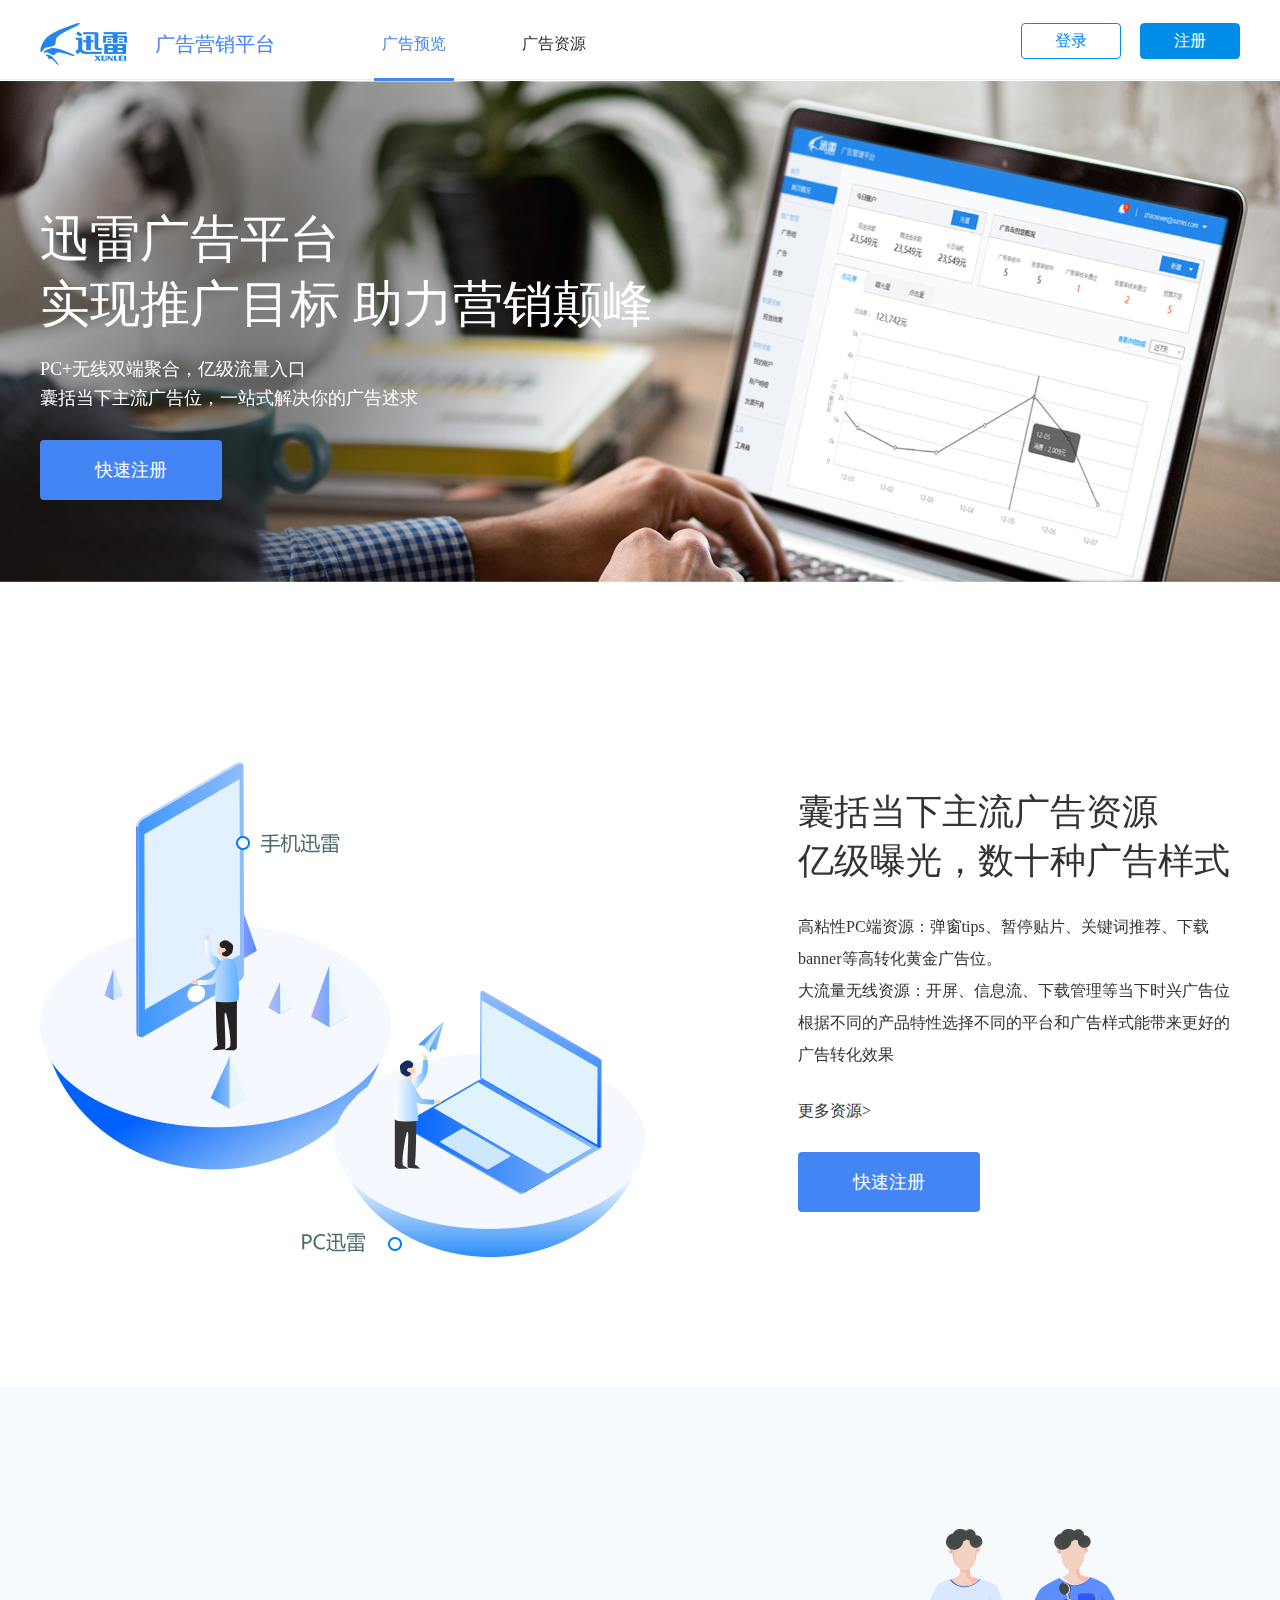
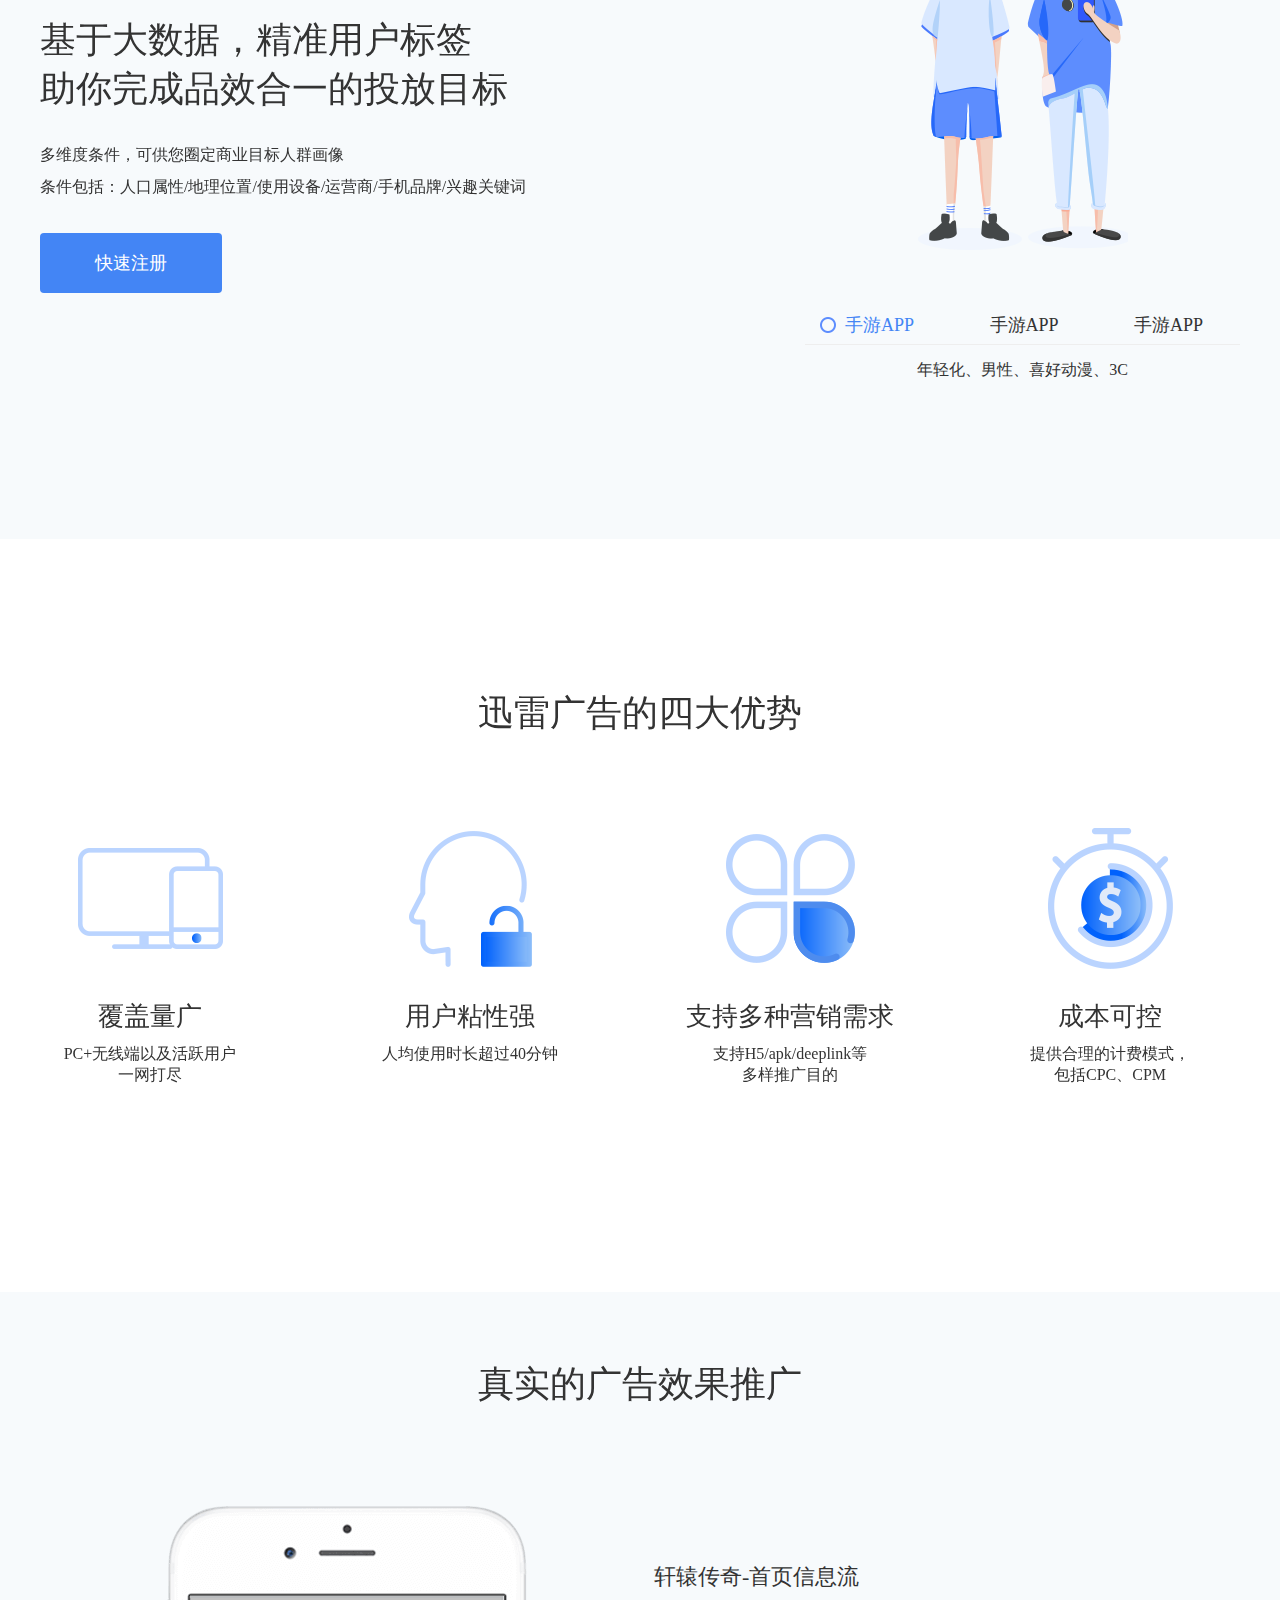
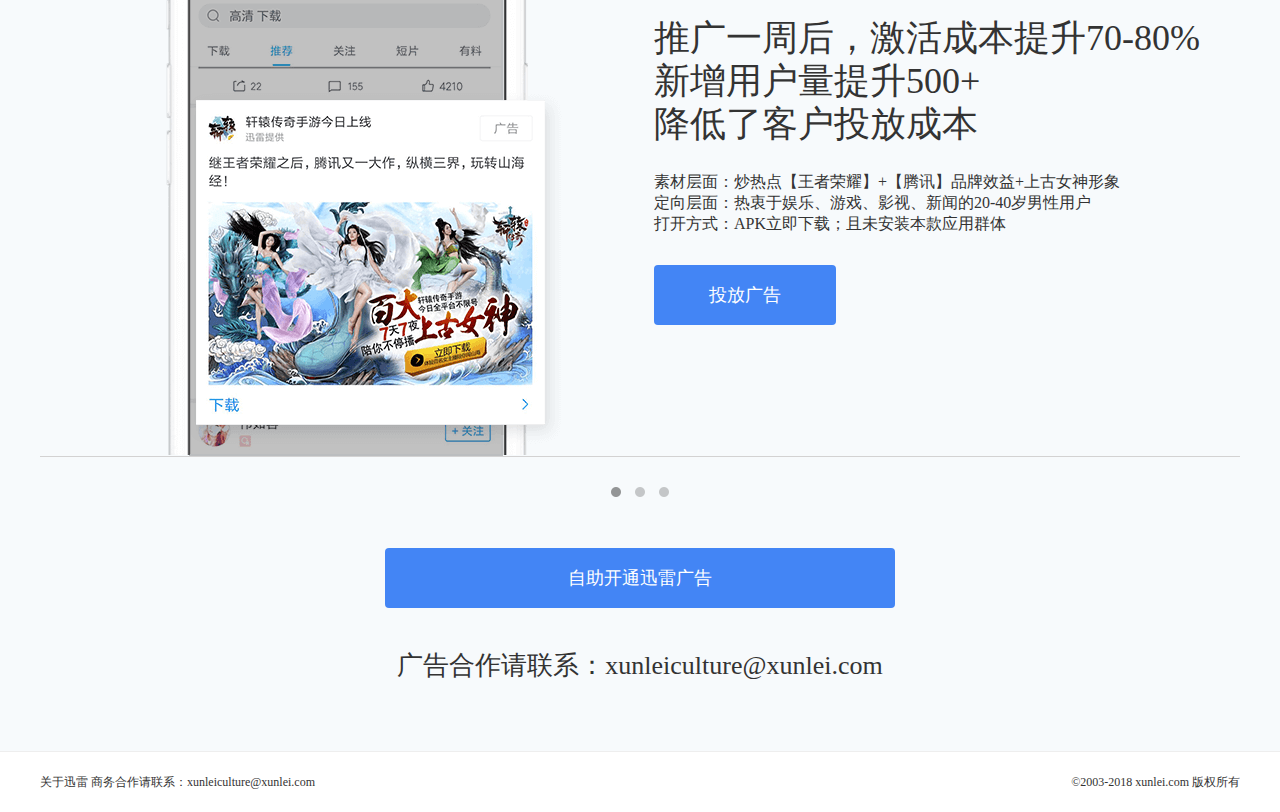
<file: market.html>
<!DOCTYPE html>
<html>
<head lang="en">
    <meta charset="UTF-8">
    <title></title>
    <link rel="stylesheet" href="css/market.css"/>
    <link rel="stylesheet" href="css/reset.css"/>
    <link rel="stylesheet" href="css/animate.css"/>
    <script src="js/jquery-1.8.3.min.js"></script>
    <script src="js/move.js"></script>
    <script src="js/market.js"></script>
</head>
<body>
    <!--头部导航-->
    <div class="header">
        <div class="main_wp">
            <h1 class="h_logo">
                <a href="index.html" class="h_xllogo">
                    <img class="h_logo_img hide" src="img/market/logo.png" alt=""/>
                    <p class="h_logo_txt">广告营销平台</p>
                </a>
            </h1>
            <div class="h_nav">
                <ul class="h_menu">
                    <li class="h_item cur">
                        <a href="#">广告预览</a>
                    </li>
                    <li class="h_item h_hover">
                        <a href="#">广告资源</a>
                        <div class="h_subnav_wp">
                            <div class="h_subnav main_wp">
                                <ul class="submenu">
                                    <li class="h_subitem">
                                        <a href="#">手机迅雷</a>
                                    </li>
                                    <li class="h_subitem">
                                        <a href="#">PC迅雷</a>
                                    </li>
                                </ul>
                            </div>
                        </div>
                    </li>
                </ul>
            </div>
            <div class="h_user">
                <div class="h_user_unlogin">
                    <ul class="h_logo_menu">
                        <li class="h_logo_item login_btn">
                            <a href="#">登录</a>
                        </li>
                        <li class="h_logo_item register_btn">
                            <a href="#">注册</a>
                        </li>
                    </ul>
                </div>
            </div>
        </div>
    </div>
    <!--主体-->
    <div class="wrap">
        <div class="main">
            <!--banner-->
            <div class="banner_wp" style="">
                <div class="banner main_wp">
                    <div class="banner_des">
                        <h2 class="c_white animated fadeInDown">
                            <p>迅雷广告平台</p>
                            <p>实现推广目标 助力营销颠峰</p>
                        </h2>
                        <div class="banner_txt c_white animated fadeInDown">
                            <p>PC+无线双端聚合，亿级流量入口</p>
                            <p>囊括当下主流广告位，一站式解决你的广告述求</p>
                        </div>
                        <a href="#" class="btn">快速注册</a>
                    </div>
                </div>
                <div class="banner_img_wp">
                    <img src="img/market/banner-bg1.png" alt=""/>
                </div>
            </div>
            <!--banner下内容-->
            <div class="content">
                <!--第一栏-->
                <div class="c_pannel_wp c_pannel_wp_right">
                    <div class="c_pannel main_wp">
                        <div class="c_pannel_img c_pannel_img1"></div>
                        <div class="c_pannel_txt_wp">
                            <h3>
                                囊括当下主流广告资源
                                <br/>
                                亿级曝光，数十种广告样式
                            </h3>
                            <div class="c_pannel_txt">
                                <p>高粘性PC端资源：弹窗tips、暂停贴片、关键词推荐、下载banner等高转化黄金广告位。</p>
                                <p>大流量无线资源：开屏、信息流、下载管理等当下时兴广告位根据不同的产品特性选择不同的平台和广告样式能带来更好的广告转化效果</p>
                            </div>
                            <div class="btn_more_wp">
                                <a href="#" class="btn_more">更多资源></a>
                            </div>
                            <a href="#" class="btn">快速注册</a>
                        </div>
                    </div>
                </div>
                <!--第二栏-->
                <div class="c_pannel_wp c_pannel_wp_left bggray">
                    <div class="c_pannel main_wp">
                        <div class="c_pannel_img c_pannel_img2">
                            <ul class="c_pannel_img_list">
                                <li class="c_pannel_img_item" style="display: list-item">
                                    <i class="c_pannel_img_icon c_pannel_img_icon1"></i>
                                    <p class="c_pannel_img_desc">年轻化、男性、喜好动漫、3C</p>
                                </li>
                                <li class="c_pannel_img_item" style="display: none">
                                    <i class="c_pannel_img_icon c_pannel_img_icon2"></i>
                                    <p class="c_pannel_img_desc">高消费能力、汽车金融、男性25-40岁</p>
                                </li>
                                <li class="c_pannel_img_item" style="display: none">
                                    <i class="c_pannel_img_icon c_pannel_img_icon3"></i>
                                    <p class="c_pannel_img_desc">16-45岁，女性，爱好旅游和美妆</p>
                                </li>
                            </ul>
                            <ul class="c_pannel_img_nav">
                                <li class="cpin_item cur">
                                    <a href="#">
                                        <span>
                                            <i class="icon_img_circle"></i>
                                            手游APP
                                        </span>
                                    </a>
                                </li>
                                <li class="cpin_item">
                                    <a href="#">
                                        <span>
                                            <i class="icon_img_circle"></i>
                                            手游APP
                                        </span>
                                    </a>
                                </li>
                                <li class="cpin_item">
                                    <a href="#">
                                        <span>
                                            <i class="icon_img_circle"></i>
                                            手游APP
                                        </span>
                                    </a>
                                </li>
                            </ul>
                        </div>
                        <div class="c_pannel_txt_wp">
                            <h3>
                                基于大数据，精准用户标签

                                <br/>
                                助你完成品效合一的投放目标
                            </h3>
                            <div class="c_pannel_txt">
                                <p>多维度条件，可供您圈定商业目标人群画像</p>
                                <p>条件包括：人口属性/地理位置/使用设备/运营商/手机品牌/兴趣关键词</p>
                            </div>
                            <a href="#" class="btn">快速注册</a>
                        </div>
                    </div>
                </div>
                <!--第三栏-->
                <div class="c_pannel_wp c_pannel_wp_ad">
                    <div class="c_pannel main_wp">
                        <h3>迅雷广告的四大优势</h3>
                        <div class="c_pannel_ad">
                            <ul class="c_pannel_list c_pannel_list_ad clearfix">
                                <li class="c_pannel_item c_pannel_item_ad">
                                    <i class="icon_ad icon_ad1"></i>
                                    <p class="c_pannel_list_txt1">覆盖量广</p>
                                    <p class="c_pannel_list_txt2">
                                        PC+无线端以及活跃用户
                                        <br/>
                                        一网打尽
                                    </p>
                                </li>
                                <li class="c_pannel_item c_pannel_item_ad">
                                    <i class="icon_ad icon_ad2"></i>
                                    <p class="c_pannel_list_txt1">用户粘性强</p>
                                    <p class="c_pannel_list_txt2">
                                        人均使用时长超过40分钟
                                    </p>
                                </li>
                                <li class="c_pannel_item c_pannel_item_ad">
                                    <i class="icon_ad icon_ad3"></i>
                                    <p class="c_pannel_list_txt1">支持多种营销需求</p>
                                    <p class="c_pannel_list_txt2">
                                        支持H5/apk/deeplink等

                                        <br/>
                                        多样推广目的
                                    </p>
                                </li>
                                <li class="c_pannel_item c_pannel_item_ad">
                                    <i class="icon_ad icon_ad4"></i>
                                    <p class="c_pannel_list_txt1">成本可控</p>
                                    <p class="c_pannel_list_txt2">
                                        提供合理的计费模式，

                                        <br/>
                                        包括CPC、CPM
                                    </p>
                                </li>
                            </ul>
                        </div>
                    </div>
                </div>
                <!--第四栏-->
                <div class="c_pannel_wp c_pannel_wp_real bggray">
                    <div class="c_pannel main_wp">
                        <h3>真实的广告效果推广</h3>
                        <div class="c_pannel_real">
                            <div class="c_real_list_wp">
                                <ul class="c_real_list" style="width: 4800px;">
                                    <li class="c_real_item">
                                        <div class="c_real_img">
                                            <img src="img/market/pic1.png" alt=""/>
                                        </div>
                                        <div class="c_real_txt">
                                            <h4 class="c_real_txt1">
                                                <p>轩辕传奇-首页信息流</p>
                                            </h4>
                                            <div class="c_real_txt2">
                                                <p>推广一周后，激活成本提升70-80%</p>
                                                <p>新增用户量提升500+</p>
                                                <p>降低了客户投放成本</p>
                                            </div>
                                            <div class="c_real_txt3">
                                                <p>素材层面：炒热点【王者荣耀】+【腾讯】品牌效益+上古女神形象</p>
                                                <p>定向层面：热衷于娱乐、游戏、影视、新闻的20-40岁男性用户</p>
                                                <p>打开方式：APK立即下载；且未安装本款应用群体</p>
                                            </div>
                                            <a href="#" class="btn">投放广告</a>
                                        </div>
                                    </li>
                                    <li class="c_real_item">
                                        <div class="c_real_img">
                                            <img src="img/market/pic2.png" alt=""/>
                                        </div>
                                        <div class="c_real_txt">
                                            <h4 class="c_real_txt1">
                                                <p>现金超人-下载详情页</p>
                                            </h4>
                                            <div class="c_real_txt2">
                                                <p>多组合AB测试，点击率提升20%</p>
                                                <p>页面到达率达70%</p>
                                                <p>转化效果提升80%+</p>
                                            </div>
                                            <div class="c_real_txt3">
                                                <p>素材层面：突出产品性能的小图+借贷福利刺激</p>
                                                <p>定向层面：年龄在20-25，精准定向财经的高消费人群</p>
                                                <p>地域层面：聚焦经济发达的一二线城市</p>
                                            </div>
                                            <a href="#" class="btn">投放广告</a>
                                        </div>
                                    </li>
                                    <li class="c_real_item">
                                        <div class="c_real_img">
                                            <img src="img/market/pic3.png" alt=""/>
                                        </div>
                                        <div class="c_real_txt">
                                            <h4 class="c_real_txt1">
                                                <p>成人社交-大家都在用</p>
                                            </h4>
                                            <div class="c_real_txt2">
                                                <p>日均曝光PV可达500万+</p>
                                                <p>激活成本低至3元</p>
                                                <p>下载完成率80%+</p>
                                            </div>
                                            <div class="c_real_txt3">
                                                <p>素材层面：美女效益+场景化描述</p>
                                                <p>曝光层面：三个tab页三管齐下，对比测试曝光量</p>
                                                <p>定向层面：美女+歌舞+娱乐兴趣定向的20-35岁男性用户</p>
                                            </div>
                                            <a href="#" class="btn">投放广告</a>
                                        </div>
                                    </li>
                                </ul>
                            </div>
                            <ul class="c_disc_list">
                                <li class="c_disc_item cur">
                                    <a href="javascript:void (0)" class="icon_disc cur"></a>
                                </li>
                                <li class="c_disc_item">
                                    <a href="javascript:void (0)" class="icon_disc cur"></a>
                                </li>
                                <li class="c_disc_item">
                                    <a href="javascript:void (0)" class="icon_disc cur"></a>
                                </li>
                            </ul>
                        </div>
                    </div>
                </div>
                <!--第五栏-->
                <div class="c_pannel_wp c_pannel_wp_open  bggray">
                    <div class="c_pannel main_wp">
                        <a href="#" class="btn open_btn">自助开通迅雷广告</a>
                        <p class="open_txt">广告合作请联系：xunleiculture@xunlei.com</p>
                    </div>
                </div>
                <!--底部-->
                <div class="footer_wp">
                    <div class="footer main_wp">
                        <p class="footer_txt footer_txt1">
                            <span>关于迅雷</span>
                            <span>商务合作请联系：xunleiculture@xunlei.com</span>
                        </p>
                        <p class="footer_txt footer_txt2">
                            <span>©2003-2018 xunlei.com 版权所有</span>
                        </p>
                    </div>
                </div>
                <!--回到顶部-->
                <div class="side_sticky_wp">
                    <div class="side_sticky" style="display: block">
                        <div class="side_top">
                            <a href="javascript:void (0)" class="side_top_btn"></a>
                        </div>
                    </div>
                </div>
            </div>
        </div>
    </div>
</body>
</html>
</file>
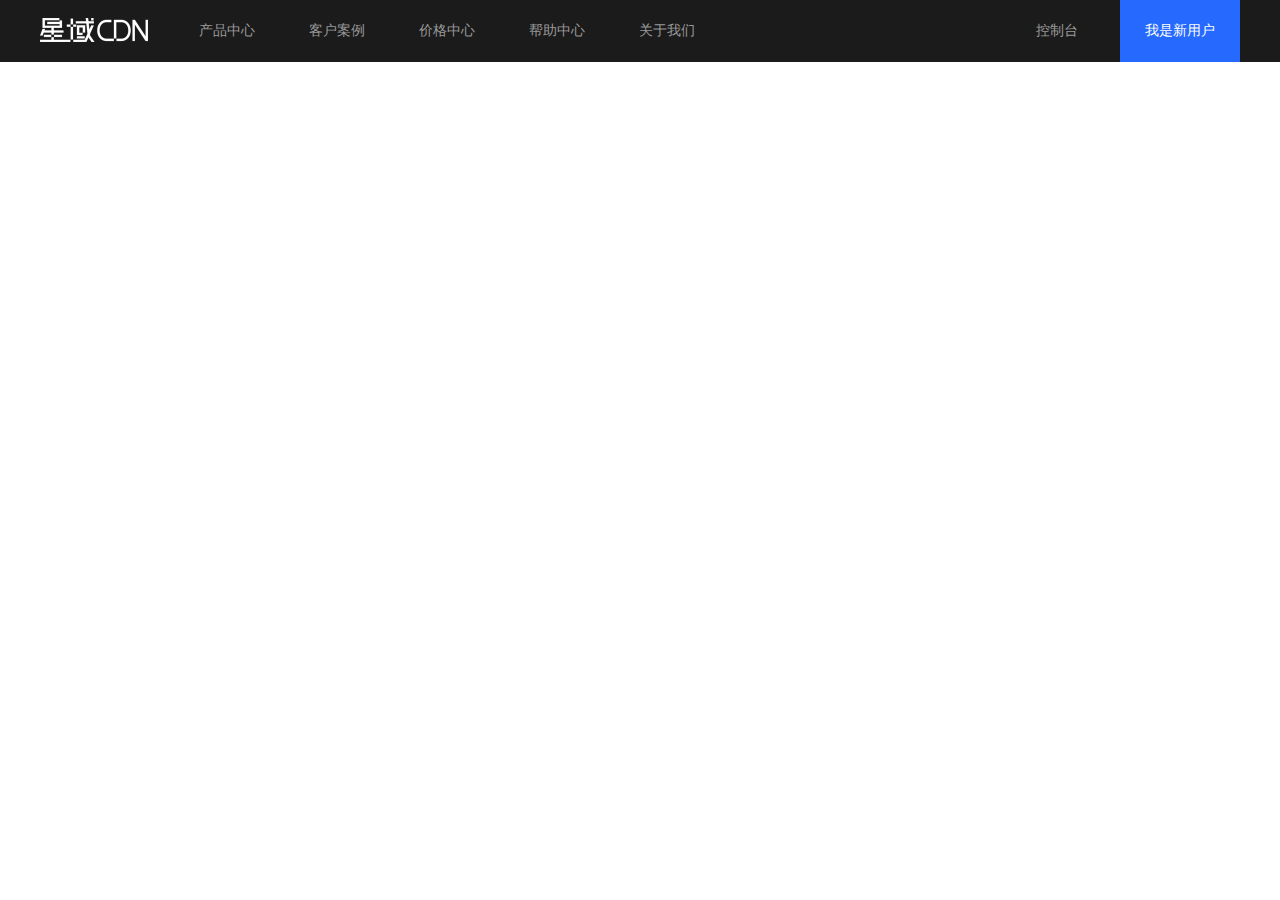
<file: xycdn.html>
<!DOCTYPE html>
<html>
<head lang="en">
    <meta charset="UTF-8">
    <title></title>
    <link rel="stylesheet" href="css/xycdn.css"/>
    <link rel="stylesheet" href="css/reset.css"/>
    <script src="js/jquery-1.8.3.min.js"></script>
    <script src="js/move.js"></script>
    <script src="js/xycdn.js"></script>
</head>
<body>
<div class="header">
    <div class="container">
        <h1 class="logo">
            <a href="#" class="tongji"></a>
        </h1>
        <ul class="nav">
            <li class="on">
                <span class="line"></span>
                <a href="#">产品中心</a>
                <div class="nav_level">
                    <div class="nav_level_list">
                        <a href="#" class="tongji">直播卓越版</a>
                    </div>
                    <div class="nav_level_list">
                        <a href="#" class="tongji">直播标准版</a>
                    </div>
                    <div class="nav_level_list">
                        <a href="#" class="tongji">点播卓越版</a>
                    </div>
                    <div class="nav_level_list">
                        <a href="#" class="tongji">点播标准版</a>
                    </div>
                    <div class="nav_level_list">
                        <a href="#" class="tongji">下载卓越版</a>
                    </div>
                    <div class="nav_level_list">
                        <a href="#" class="tongji">下载标准版</a>
                    </div>
                </div>
            </li>
            <li class="nav_brand">
                <span class="line"></span>
                <a href="#">客户案例</a>
            </li>
            <li class="nav-price">
                <span class="line"></span>
                <a href="#">价格中心</a>
            </li>
            <li>
                <span class="line"></span>
                <a href="#">帮助中心</a>
            </li>
            <li class="nav-contact">
                <span class="line"></span>
                <a href="#">关于我们</a>
            </li>

        </ul>
        <div class="header_enter">
            <a href="#" class="tongji">控制台</a>
            <a class="link_newUser">我是新用户</a>
        </div>
    </div>
</div>
</body>
</html>
</file>
<file: css/market.css>
a,button,button:active,input{
    -webkit-tap-highlight-color: rgba(0,0,0,0);
}
a{
    text-decoration: none;
    outline: none;
    color: #333;
    cursor: pointer;
}
dl,dd,h1,h2,h3,h4,h5,h6,p,form{
    font-weight: normal;
}
body{
    background: #FFFFFF;
    color: #333;
    width: 100%;
    min-width: 1200px;
    min-height: 100%;
}
img{
    display: block;
    width: 100%;
    border: 0;
}
.side-top_btn, .icon_disc, .icon_arrow, .icon_combine{
    background: url("../img/market/basic-spr.png")no-repeat;
}
.btn:hover{
    background: #337bf4;
}

/*ͷ����ʼ*/
.header{
    position: relative;
    height: 80px;
    line-height: 80px;
    background: #FFFFFF;
    box-sizing: border-box;
    border-bottom: 1px solid #eee;
}
.main_wp{
    width: 1200px;
    margin: 0 auto;
}
.h_logo{
    width: 240px;
    margin-right: 94px;
}
.h_logo,.h_nav,.c_pannel_item{
    float: left;
}
.h_user{
    float: right;
}
.h_xllogo{
    display: block;
}
.h_logo_img{
    width: 87px;
    margin-right: 20px;
}
.h_logo_img,.h_logo_txt{
    display: inline-block;
    vertical-align: middle;
    line-height: 1;
}
.h_logo_txt{
    color: #4385f5;
    font-size: 20px;
    font-weight: normal;
}
.hide{
    text-indent: -9999px;
    overflow: hidden;
}
.h_item{
    padding-top: 5px;
}
.h_item,.h_subnav_wp .h_subitem{
    display: inline-block;
    vertical-align: middle;
    margin-right: 56px;
    width: 80px;
}
.h_item.cur>a{
    position: relative;
}
.h_item:hover>a,.h_item.cur a,.h_subitem:hover>a{
    color: #4385f5;
}
.h_item a,.banner_part_btn{
    backface-visibility: hidden;
    will-change:transition
}
.h_item>a{
    line-height: 74px;
}
.h_item a{
    display: block;
    transition: .3s linear;
    text-align: center;
}
.h_item.cur>a:after{
    content: '';
    display: block;
    width: 100%;
    height: 4px;
    background: #4385f5;
    position: absolute;
    left: 0;
    bottom: -1px;
}
.h_subnav_wp{
    position: absolute;
    left: 0;
    top: 80px;
    width: 100%;
    height: 0;
    line-height: 50px;
    background: #FFFFFF;
    overflow: hidden;
    transition:all .3s linear;
    z-index: 999;
}
.h_subnav{
    box-sizing: border-box;
    padding-left: 334px;
}
.h_subnav_wp .h_submenu{
    margin-left: 140px;
}
.h_subnav_wp .h_subitem{
    display: inline-block;
}
.h_logo_item{
    display: inline-block;
    vertical-align: middle;
    width: 98px;
    height: 34px;
    line-height: 34px;
    border: 1px solid #008de8;
    border-radius: 4px;
    margin-left: 15px;
}
.h_logo_item a{
    display: block;
    color: #008de8;
    text-align: center;
    transition: .3s;
}
.h_logo_item.register_btn a,.h_logo_item a:hover{
    background: #008de8;
    color: #FFFFFF;
}


/*���忪ʼ*/
.banner_wp{
    position: relative;
    height: 100%;
    min-height: 553px!important;
}
.banner{
    height: 300px;
    position: absolute;
    z-index: 1;
    left: 0;
    right: 0;
    top: 0;
    bottom: 0;
    margin: auto;
}
.banner_img_wp img{
    height: 100%;
    object-fit: cover;
}
.banner_des h2{
    font-size: 50px;
    line-height: 1.3;
}
.c_white,.btn{
    color: #FFFFFF!important;
}
.banner_des h2 p,.banner_txt{
    animation:flowdown .6s linear both
}
.banner_des h2 p:nth-child(2){
    animation-delay: .2s;
}
.banner_des h2 p,.banner_txt,.c_pannel_wp h3,.c_pannel_wp .c_pannel_txt,.c_pannel_item p{
    backface-visibility: hidden;
    will-change:transform
}
.banner_txt,.banner_part_btn{
    color: #333;
    color: rgba(51, 51, 51, .6);
}
.banner_txt{
    animation-delay: .4s;
    font-size: 18px;
    margin: 20px 0;
}
.banner_txt>p{
    margin-bottom: 5px;
}
.btn{
    display: block;
    width: 182px;
    height: 60px;
    line-height: 60px;
    text-align: center;
    font-size: 18px;
    background: #4385f5;
    border-radius: 4px;
    margin-top: 30px;
    transition:.3s
}
/*banner����*/
/*���忪ʼ*/
.c_pannel_wp{
    height: 753px;
    box-sizing: border-box;
}
.bggray{
    background: #f7fafc;
}
.c_pannel_wp_ad{
    padding-top: 150px;
}
.c_pannel_wp_real{
    height: 788px;
}
.c_pannel_wp.c_pannel_wp_open{
    height: auto;
    padding: 68px 0;
}
.c_pannel_wp_right .c_pannel{
    padding-top: 155px;
    padding-left: 758px;
}
.c_pannel{
    position: relative;
    height: 100%;
    box-sizing: border-box;
}
.c_pannel_img{
    position: absolute;
    left: 0;
    top: 0;
    bottom: 0;
    margin: auto;
    overflow: hidden;
}
.c_pannel_img1{
    width: 605px;
    height: 495px;
    background-position: 0 0;
}
.c_pannel_img,.c_pannel_img_icon,.icon_img_circle,.icon_ad{
    display: block;
    background: url("../img/market/icon-spr-1.png")no-repeat;
}
.c_pannel_wp h3{
    text-align: center;
    margin-bottom: 25px;
    font-size: 36px;
    color: #333;
}
.c_pannel_wp_left h3,.c_pannel_wp_right h3{
    text-align: left;
}
.c_pannel_txt{
    line-height: 2;
}
.btn_more_wp{
    margin-top: 30px;
}
.btn_more:hover{
    text-decoration: underline;
}
.c-pannel-wp h3, .c-pannel-wp .c-pannel-txt, .c-pannel-item p{opacity:0}
.c_pannel_wp_left .c_pannel{
    padding-top: 230px;
    padding-left: 0;
    padding-right: 695px;
}
.c_pannel_wp_left .c_pannel_img{
    left: auto;
    right: 0;
}
.c_pannel_img2{
    width: 435px;
    height: 467px;
    background: none;
}
.c_pannel_img_list{
    width: 1305px;
    height: 100%;
}
.c_pannel_img_item{
    width: 435px;
    float: left;
}
.c_pannel_img_icon1{
    width: 210px;
    background-position-x:0 ;
}
.c_pannel_img_icon2{
    width: 226px;
    background-position-x:-215px ;
}
.c_pannel_img_icon3{
    width: 340px;
    background-position-x:-444px ;
}
.c_pannel_img_icon{
    display: block;
    height: 325px;
    background-position-y:-500px ;
    margin: 0 auto 90px;
}
.c_pannel_img_desc{
    text-align: center;
    border-top: 1px solid #EEEEEE;
    padding-top: 15px;
}
.c_pannel_img_nav{
    position: absolute;
    padding: 14px 0;
    font-size: 18px;
    width: 100%;
    left: 0;
    bottom: 45px;
    z-index: 1;
}
.cpin_item{
    display: inline-block;
    vertical-align: middle;
    width: 100px;
    padding-left: 40px;
    position: relative;
}
.cpin_item.cur a{
    color: #4385f5;
}
.cur .icon_img_circle{
    display: block;
    background-position: -605px 0;
    width: 16px;
    height: 16px;
    position: absolute;
    left: 15px;
    top: 50%;
    margin-top: -8px;
}


/*������*/
.c_pannel_list{
    width: 1300px;
}
.c_pannel_item_ad{
    width: 220px;
    margin-right: 100px;
}
.c_pannel_wp_ad h3{
    margin-bottom: 90px;
}
.icon_ad1{
    width: 145px;
    background-position-x:0 ;
}
.icon_ad{
    height: 141px;
    background-position-y:-827px ;
    margin: 0 auto;
}
.c_pannel_list_txt1{
    margin: 30px 0 10px;
    font-size: 26px;
}
.c_pannel_list_txt1,.c_pannel_list_txt2{
    text-align: center;
}
.icon_ad2{
    width: 123px;
    background-position-x:-179px ;
}
.icon_ad3{
    width: 129px;
    background-position-x:-337px ;
}
.icon_ad4{
    width: 125px;
    background-position-x:-507px ;
}

/*������*/
.c_pannel_real{
    position: relative;
}
.c_real_list_wp{
    height: 554px;
    overflow: hidden;
    position: relative;
}
.c_real_list{
    height: 100%;
    position: relative;
}
.c_real_item{
    width: 1200px;
    height: 100%;
    box-sizing: border-box;
    padding-left: 614px;
    padding-top: 60px;
    float: left;
    position: relative;
}
.c_real_img{
    height: 550px;
    width: auto;
    position: absolute;
    left: 0;
    bottom: 0;
}
.c_pannel_wp_real h3{
    height: 185px;
    line-height: 185px;
}
.c_real_txt1{
    font-size: 22px;
}
.c_real_txt2{
    font-size: 36px;
    margin: 25px 0;
    line-height: 1.2;
}
.c_disc_list{
    height: 10px;
    width: 100%;
    position: absolute;
    top: 580px;
    left: 0;
    text-align: center;
}
.c_disc_item{
    display: inline-block;
    vertical-align: middle;
    margin: 0 5px;
}
.icon_disc{
    display: block;
    cursor: pointer;
    width: 10px;
    height: 10px;
    background-position:-55px 0 ;
}
.cur .icon_disc{
    background-position: -55px -11px;
}
.c_pannel_real:after{
    content:"";
    display: block;
    width: 100%;
    height: 0;
    border-top: 1px solid #d3d2d2;
    position: absolute;
    left: 0;
    top: 554px;
}


/*������*/
.open_btn.btn{
    width: 510px;
    margin: 0 auto;
}
.open_txt{
    font-size: 26px;
    margin-top: 40px;
    text-align: center;
}


/*�ײ�*/
.footer_wp{
    border-top: 1px solid #EEEEEE;
    font-size: 12px;
    height: 60px;
    line-height: 60px;
}
.footer_txt1{
    float: left;
}
.footer_txt2{
    float: right;
}

/*���ض���*/
.side_sticky_wp{
    position: fixed;
    right: 10px;
    bottom: 10%;
    z-index: 9999;
}
.side_top_btn{
    width: 46px;
    height: 46px;
    background-position: 0 0;
}
</file>
<file: css/xycdn.css>
body{
    font-family: "Microsoft YaHei";
    font-size: 14px;
    line-height: 1.4;
    color: #333;
}
a{
    transition:all .2s ease
}
.clear:after, .container:after, .nav:after,
.tech_box:after, .goodness_box:after,
.celebrity_box:after, .customer_list:after,
.news_box:after, .VS_box:after, .servie_box:after,
.charact_list:after, .pro_vs_head:after,
.pro_vs_content:after, .downlaod_row:after,
.adver_box:after, .pic_list:after,
.technology_list:after, .pro_compare:after,
.download_list:after{
    content: "";
    clear: both;
    display: block;
}

/*ͷ����ʼ*/
.header{
    position: absolute;
    width: 100%;
    min-width: 1200px;
    height: 62px;
    z-index: 99;
    transition:all .4s ease
}
.header:hover{
    background: #1b1b1b;
}
.container{
    width: 1200px;
    margin: 0 auto;
    position: relative;
}
.logo{
    float: left;
    width: 122px;
    height: 62px;
    background: url("../img/xy/logo.png")no-repeat 0 0;
    background-size: 100% auto;
}
.logo a{
    display: block;
    height: 62px;
}
.nav{
    float: left;
}
.nav li{
    float: left;
    position: relative;
    width: 90px;
    margin-left: 20px;
}
.nav li .line{
    position: absolute;
    width: 100%;
    height: 2px;
    top: 0;
    left: 0;
    background-color: #2569ff;
    transform:rotateY(90deg);
    transition:all .6s ease;
}
.nav li:hover .line{
    transform: rotateY(180deg);
}
.nav li>a{
    height: 62px;
    line-height: 62px;
    color: #999;
    display: block;
    text-align: center;
}
.nav li:hover>a{
    color: #FFFFFF;
    background: rgba(24, 25, 38, .8);
}
.nav_level{
    position: absolute;
    width: 100%;
    left: 0;
    top: 62px;
    transform-origin: top center;
    transform: scaleY(0);
    transition: all .2s ease;
}
.nav li:hover .nav_level{
    transform:scaleY(1)
}
.nav_level_list{
    text-align: center;
}
.nav_level_list a{
    display: block;
    height: 44px;
    line-height: 44px;
    font-size: 12px;
    color: #999;
    background: rgba(24, 25, 38, .8);
}
.nav_level_list a:hover{
    background-color: #2569ff;
    color: #FFFFFF;
}
.header_enter{
    float: right;
}
.header_enter a{
    display: inline-block;
    width: 120px;
    height: 62px;
    text-align: center;
    color: #999;
    line-height: 62px;
}
.header_enter a.link_newUser{
    background-color: #2569ff;
    color: #FFFFFF;
}
.header_enter a:hover{
    color: #FFFFFF;
}
.header_enter a.link_newUser:hover{
    background-color: #568af2;
    color: #FFFFFF;
}
</file>
